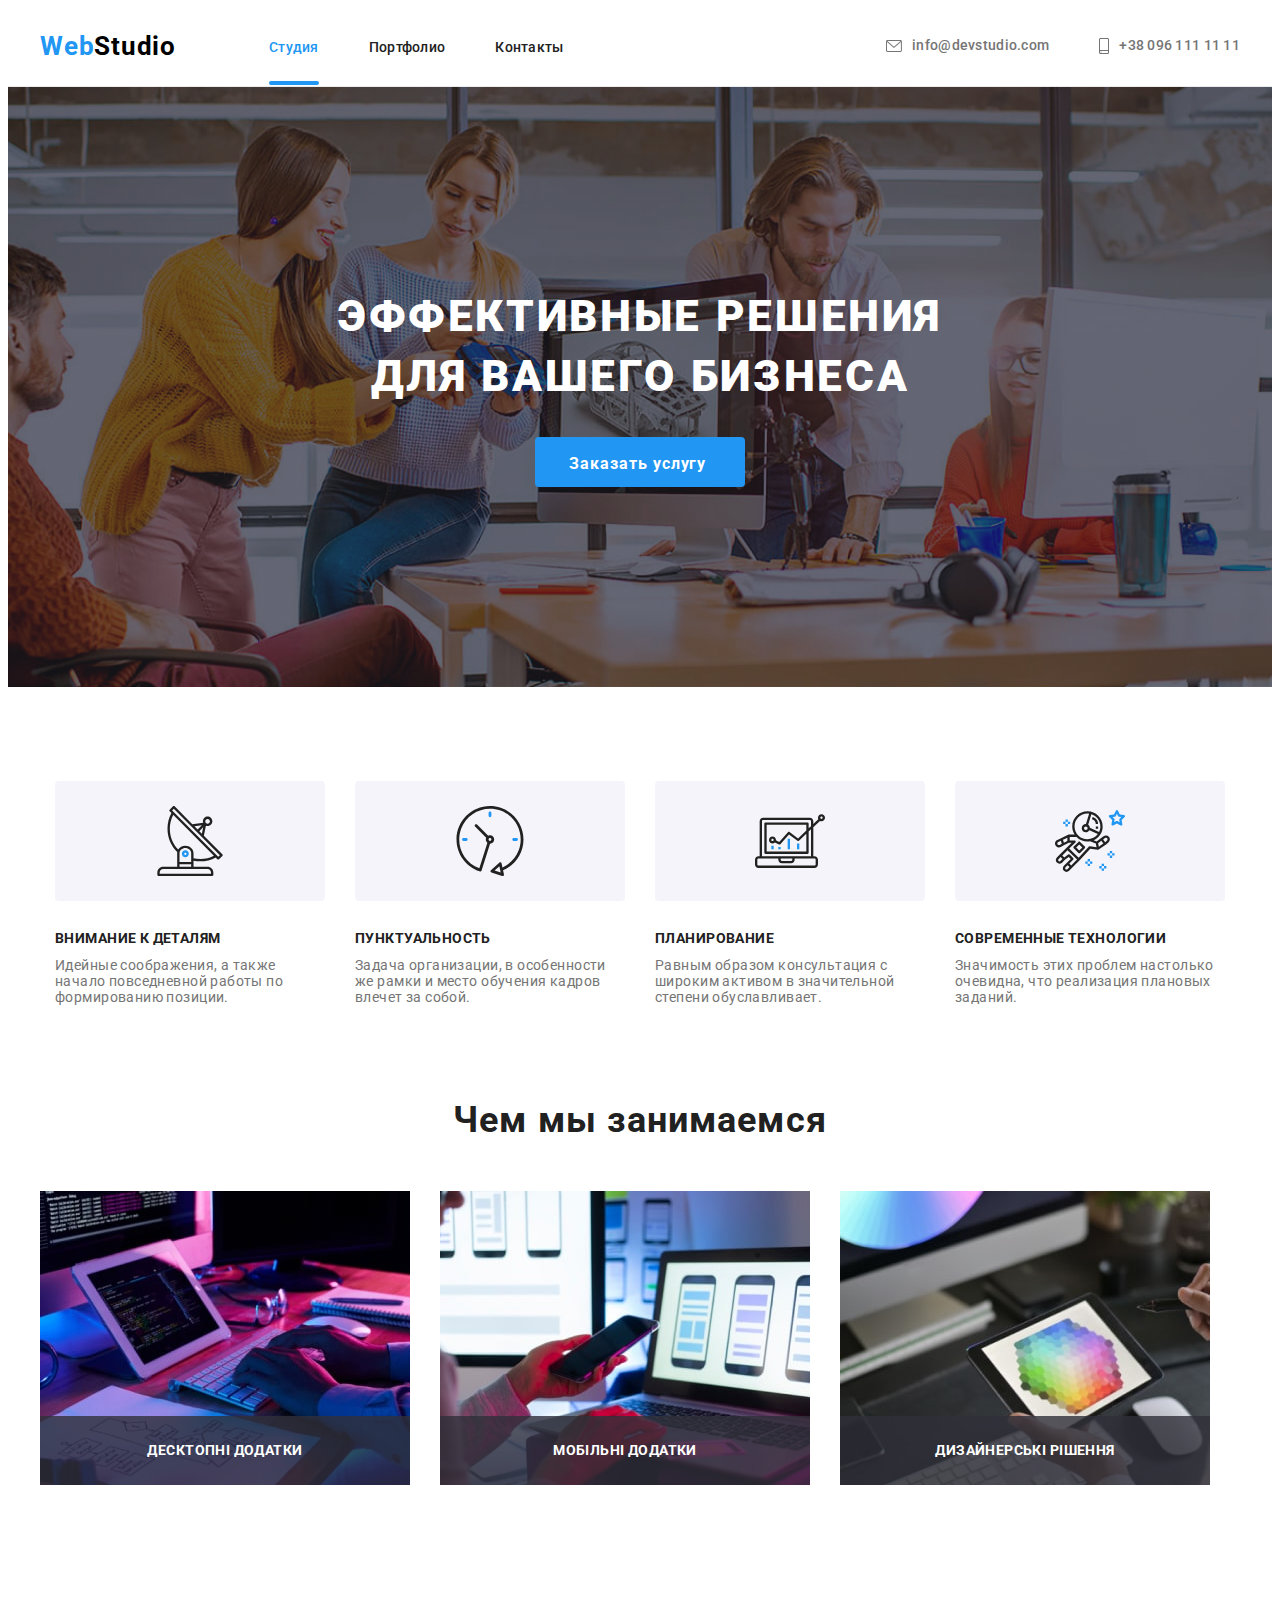
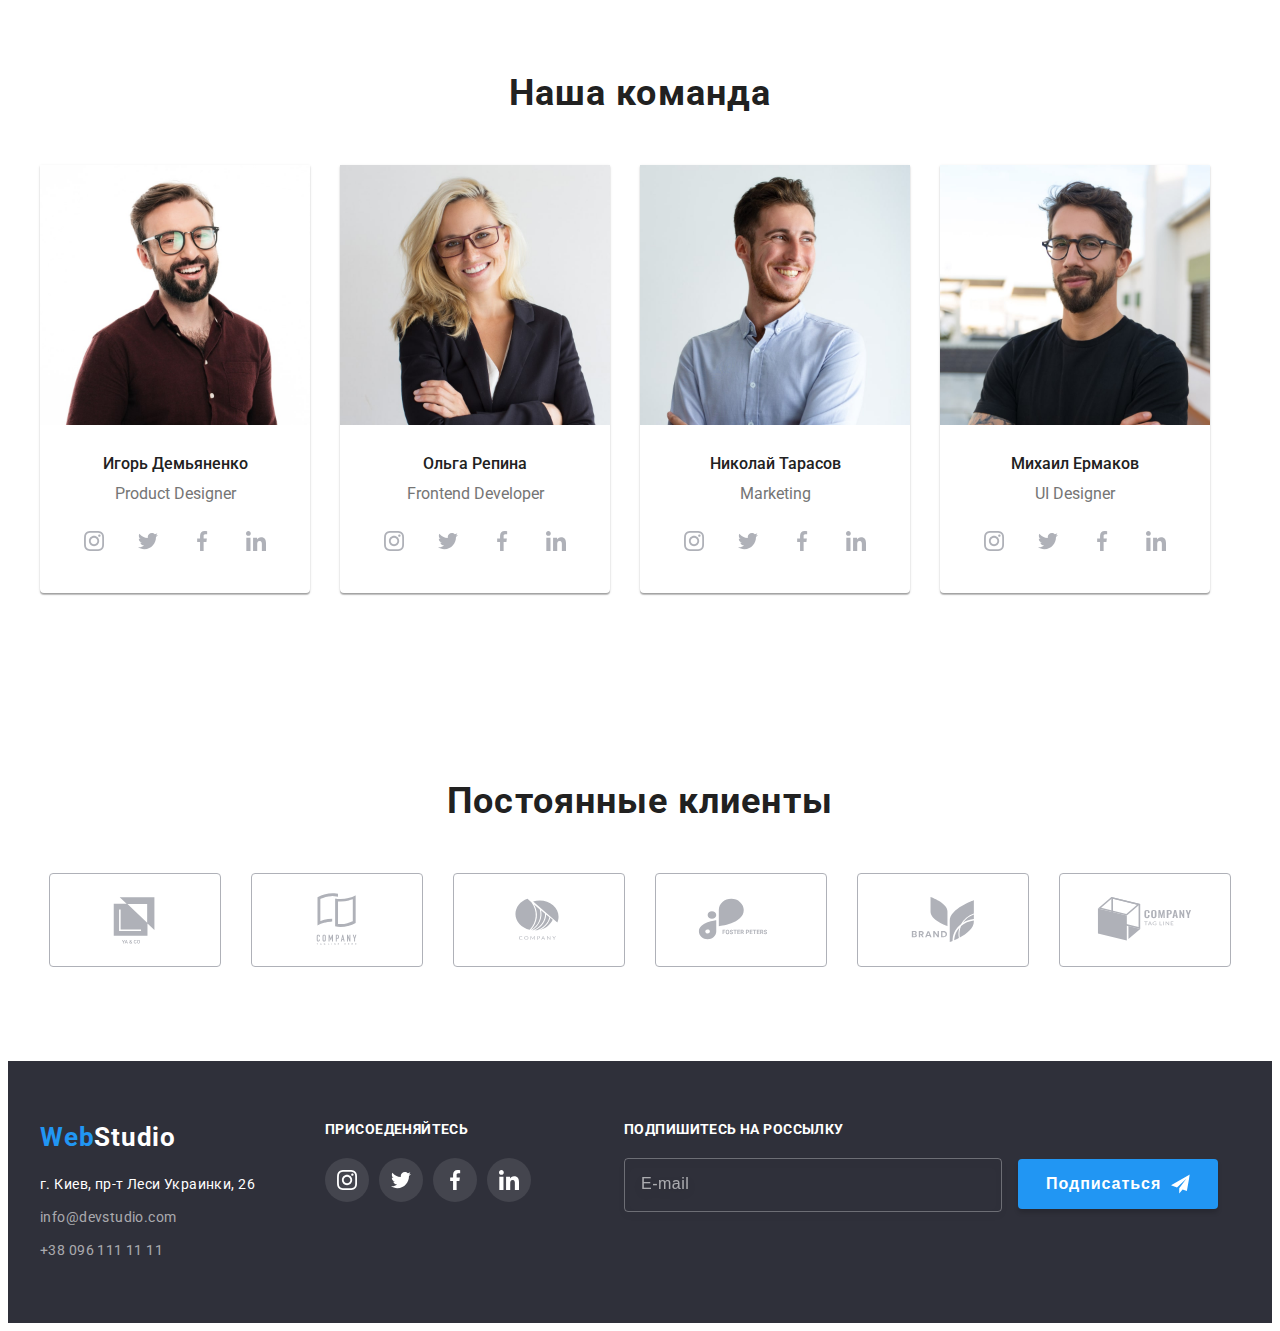
<file: index.html>
<!DOCTYPE html>
<html lang="ru">
	<head>
		<meta charset="UTF-8" />
		<meta http-equiv="X-UA-Compatible" content="IE=edge" />
		<meta name="viewport" content="width=device-width, initial-scale=1.0" />
		<title>webstudio</title>
			<link rel="preconnect" href="https://fonts.googleapis.com" />
		<link rel="preconnect" href="https://fonts.gstatic.com" crossorigin />
		<link
			href="https://fonts.googleapis.com/css2?family=Montserrat:wght@400;700&family=Raleway&family=Roboto:wght@400;500;700;900&display=swap"
			rel="stylesheet"
		/>
		<link rel="stylesheet" href="https://cdnjs.cloudflare.com/ajax/libs/modern-normalize/1.1.0/modern-normalize.min.css" integrity="sha512-wpPYUAdjBVSE4KJnH1VR1HeZfpl1ub8YT/NKx4PuQ5NmX2tKuGu6U/JRp5y+Y8XG2tV+wKQpNHVUX03MfMFn9Q==" crossorigin="anonymous" referrerpolicy="no-referrer" />
		<link rel="stylesheet" href="./css/styles.css" />
	</head>
	<body class="page">
		<!--шапка с лого-->
		<header class="header">
			<div class="container">
				<nav class="header-nav">
					<a href="index.html" class="logo">Web<span class="header-logo">Studio</span></a>
				<ul class="header-list list">
					<li class="header-item"><a href="./index.html" class="link current deco">Студия</a></li>
					<li class="header-item"><a href="./portfolio.html" class="link deco">Портфолио</a></li>
					<li class="header-item"><a href="" class="link deco">Контакты</a></li>
				</ul>
				</nav>
			<ul class="nav-adress list">
				<li class="nav-adress-item"><a href="mailto:info@devstudio.com" class="header-mail deco"><svg class="envelope" width="16" height="12"><use href="./images/symbol-defs.svg#icon-envelope"></use></svg> info@devstudio.com </a></li>
				<li class="nav-adress-item"><a href="tel:+380961111111" class="header-tel deco"><svg class="smartphone" width="10" height="16"><use href="./images/symbol-defs.svg#icon-smartphone"></use></svg>+38 096 111 11 11</a></li>
			</ul>
		</div>
		</header>
		<main>
			<section class="hero">
				<div class="container">
						<h1 class="hero-title">Эффективные решения для вашего бизнеса</h1>
					<button type="button" class="hero-button" data-modal-open>Заказать услугу</button>
				</div>
			</section>
			<section class="section our-principles">
				<div class="container">
					<h2 class=" visually-hidden section-title">Наши принципы</h2>
				<ul class="principles list">
					<li class="principles-item">
						<div class="principles-card"><svg class="princples-icon" width="70" height="70"><use href="./images/symbol-defs.svg#icon-antenna"></use></svg></div>
						<h3 class="principles-title">Внимание к деталям</h3>
						<p class="after-title">Идейные соображения, а также начало повседневной работы по формированию позиции.</p>
					</li>
					<li class="principles-item">
						<div class="principles-card"><svg class="princples-icon" width="70" height="70"><use href="./images/symbol-defs.svg#icon-clock"></use></svg></div>
						<h3 class="principles-title">Пунктуальность</h3>
						<p class="after-title">Задача организации, в особенности же рамки и место обучения кадров влечет за собой.</p>
					</li>
					<li class="principles-item">
						<div class="principles-card"><svg class="princples-icon" width="70" height="70"><use href="./images/symbol-defs.svg#icon-diagram"></use></svg></div>
						<h3 class="principles-title">Планирование</h3>
						<p class="after-title">Равным образом консультация с широким активом в значительной степени обуславливает.</p>
					</li>
					<li class="principles-item">
						<div class="principles-card"><svg class="princples-icon" width="70" height="70"><use href="./images/symbol-defs.svg#icon-astronaut"></use></svg></div>
						<h3 class="principles-title">Современные технологии</h3>
						<p class="after-title">Значимость этих проблем настолько очевидна, что реализация плановых заданий.</p>
					</li>
				</ul>
				</div>
			</section>
			<section class="section what-we-do">
				<div class="container">
					<h2 class="section-title">Чем мы занимаемся</h2>
				<ul class="gallery-list list">
					<li class="gallery-item">
						<img src="./images/foto-build-html-min.jpg" alt="фото c процессом верстки html" width="370" />
						<p class="gallery-item-text">Десктопні додатки</p>
					</li>
					<li class="gallery-item">
						<img src="./images/foto-build-react-vers-min.jpg" alt="фото c процессом адаптивной верстки" width="370" />
						<p class="gallery-item-text">Мобільні додатки</p>
					</li>
					<li class="gallery-item">
						<img src="./images/foto-build-design-min.jpg" alt="фото c процессом стилизации" width="370" />
						<p class="gallery-item-text">Дизайнерські рішення</p>
					</li>
				</ul>
				</div>
			</section>
			<section class="section">
				<div class="container">
					<h2 class="section-title">Наша команда</h2>
				<ul class="team-list list">
					<li class="team-list-item">
						<img src="./images/product-designer.jpg" alt="фото Игоря Демьяненко" width="270" />
						<h3 class="team-name">Игорь Демьяненко</h3>
						<p class="position">Product Designer</p>
						<ul class="team-socials list">
							<li class="team-socials-item"><a href="" class="team-socials-link link"><svg class="team-socials-icon" width="20" height="20"><use href="./images/symbol-defs.svg#icon-instagram"></use></svg></a></li>
							<li class="team-socials-item"><a href="" class="team-socials-link link"><svg class="team-socials-icon" width="20" height="20"><use href="./images/symbol-defs.svg#icon-twitter"></use></svg></a></li>
							<li class="team-socials-item"><a href="" class="team-socials-link link"><svg class="team-socials-icon" width="20" height="20"><use href="./images/symbol-defs.svg#icon-facebook"></use></svg></a></li>
							<li class="team-socials-item"><a href="" class="team-socials-link link"><svg class="team-socials-icon" width="20" height="20"><use href="./images/symbol-defs.svg#icon-linkedin"></use></svg></a></li>
						</ul>
						
					</li>
					<li class="team-list-item">
						<img src="./images/frontend-developer.jpg" alt="фото Ольги Репиной " width="270" />
						<h3 class="team-name">Ольга Репина</h3>
						<p class="position">Frontend Developer</p>
						<ul class="team-socials list">
							<li class="team-socials-item"><a href="" class="team-socials-link link"><svg class="team-socials-icon" width="20" height="20"><use href="./images/symbol-defs.svg#icon-instagram"></use></svg></a></li>
							<li class="team-socials-item"><a href="" class="team-socials-link link"><svg class="team-socials-icon" width="20" height="20"><use href="./images/symbol-defs.svg#icon-twitter"></use></svg></a></li>
							<li class="team-socials-item"><a href="" class="team-socials-link link"><svg class="team-socials-icon" width="20" height="20"><use href="./images/symbol-defs.svg#icon-facebook"></use></svg></a></li>
							<li class="team-socials-item"><a href="" class="team-socials-link link"><svg class="team-socials-icon" width="20" height="20"><use href="./images/symbol-defs.svg#icon-linkedin"></use></svg></a></li>
						</ul>
					</li>
					<li class="team-list-item">
						<img src="./images/marketing.jpg" alt="фото Николая Тарасова" width="270" />
						<h3 class="team-name">Николай Тарасов</h3>
						<p class="position">Marketing</p>
						<ul class="team-socials list">
							<li class="team-socials-item"><a href="" class="team-socials-link link"><svg class="team-socials-icon" width="20" height="20"><use href="./images/symbol-defs.svg#icon-instagram"></use></svg></a></li>
							<li class="team-socials-item"><a href="" class="team-socials-link link"><svg class="team-socials-icon" width="20" height="20"><use href="./images/symbol-defs.svg#icon-twitter"></use></svg></a></li>
							<li class="team-socials-item"><a href="" class="team-socials-link link"><svg class="team-socials-icon" width="20" height="20"><use href="./images/symbol-defs.svg#icon-facebook"></use></svg></a></li>
							<li class="team-socials-item"><a href="" class="team-socials-link link"><svg class="team-socials-icon" width="20" height="20"><use href="./images/symbol-defs.svg#icon-linkedin"></use></svg></a></li>
						</ul>
					</li>
					<li class="team-list-item">
						<img src="./images/ui-designer.jpg" alt="фото Михаила Ермакова " width="270" />
						<h3 class="team-name">Михаил Ермаков</h3>
						<p class="position">UI Designer</p>
						<ul class="team-socials list">
							<li class="team-socials-item"><a href="" class="team-socials-link link"><svg class="team-socials-icon" width="20" height="20"><use href="./images/symbol-defs.svg#icon-instagram"></use></svg></a></li>
							<li class="team-socials-item"><a href="" class="team-socials-link link"><svg class="team-socials-icon" width="20" height="20"><use href="./images/symbol-defs.svg#icon-twitter"></use></svg></a></li>
							<li class="team-socials-item"><a href="" class="team-socials-link link"><svg class="team-socials-icon" width="20" height="20"><use href="./images/symbol-defs.svg#icon-facebook"></use></svg></a></li>
							<li class="team-socials-item"><a href="" class="team-socials-link link"><svg class="team-socials-icon" width="20" height="20"><use href="./images/symbol-defs.svg#icon-linkedin"></use></svg></a></li>
						</ul>
					</li>
				</ul>
			</div>
			</section>
			<section class="section">
				<div class="container">
					<h2 class="section-title">Постоянные клиенты</h2>
					<ul class=" clints list">
						<li class="clints-item"><a href="" class="clints-link">
							<svg class="clints-icon" width="106" height="60">
								<use href="./images/symbol-defs.svg#icon-yaco"></use>
							</svg>
						</a></li>
						<li class="clints-item"><a href="" class="clints-link">
							<svg class="clints-icon" width="106" height="60">
								<use href="./images/symbol-defs.svg#icon-taglinehere"></use>
							</svg>
						</a></li>
						<li class="clints-item"><a href="" class="clints-link">
							<svg class="clints-icon" width="106" height="60">
								<use href="./images/symbol-defs.svg#icon-company"></use>
							</svg>
						</a></li>
						<li class="clints-item"><a href="" class="clints-link">
							<svg class="clints-icon" width="106" height="60">
								<use href="./images/symbol-defs.svg#icon-fosterpeters"></use>
							</svg>
						</a></li>
						<li class="clints-item"><a href="" class="clints-link">
							<svg class="clints-icon" width="106" height="60">
								<use href="./images/symbol-defs.svg#icon-brand"></use>
							</svg>
						</a></li>
						<li class="clints-item"><a href="" class="clints-link">
							<svg class="clints-icon" width="106" height="60">
								<use href="./images/symbol-defs.svg#icon-companytagline"></use>
							</svg>
						</a></li>
					</ul>
				</div>
			</section>
		</main>
		<footer class="footer">
			<div class="container footer-container">
				<div class="contacts-wrap">
					<a href="index.html" class="f-logo">Web<span class="footer-logo">Studio</span></a>	
					<address class="contacts">
						<ul class="adress-list list">
							<li class="adress-item">
								<a
									class="map-item deco"
									href="https://goo.gl/maps/CbH2cNaNopXVoWjF8"
									target="_blank"
									rel="noopener noreferrer nofollow"
								>
									г. Киев, пр-т Леси Украинки, 26
								</a>
							</li>
							<li class="adress-item ">
								<a 	href="mailto:info@devstudio.com" class="mail-item deco">info@devstudio.com</a>
							</li>
							<li class="adress-item">
								<a  href="tel:+380961111111" class="tel-item deco">+38 096 111 11 11</a>
							</li>
						</ul>
					</address>
				</div>
				<div class="social-wrap">
					<h3 class="invitation">ПРИСОЕДЕНЯЙТЕСЬ</h3>
					<ul class="social-list list">
						<li class="social-list-item"><a href="" class="social-list-link">
							<svg class="social-list-icon" width="20" height="20">
								<use href="./images/symbol-defs.svg#icon-instagram"></use>
							</svg>
						</a></li>
						<li class="social-list-item"><a href="" class="social-list-link">
							<svg class="social-list-icon" width="20" height="20">
								<use href="./images/symbol-defs.svg#icon-twitter"></use>
							</svg>
						</a></li> 
						<li class="social-list-item"><a href="" class="social-list-link">
							<svg class="social-list-icon" width="20" height="20">
								<use href="./images/symbol-defs.svg#icon-facebook"></use>
							</svg>
						</a></li>
						<li class="social-list-item"><a href="" class="social-list-link">
							<svg class="social-list-icon" width="20" height="20">
								<use href="./images/symbol-defs.svg#icon-linkedin"></use>
							</svg>
						</a></li>
					</ul>
				</div>
				<div class="subscribe-us">
				<h3 class="subscribe-title">ПОДПИШИТЕСЬ НА РОССЫЛКУ</h3>
				<form class="subscribe-form">
					
						<input type="email" class="subscribe-input" 
						name="user-mail" required placeholder="E-mail">
						<button class="subscribe-btn" type="submit">Подписаться
						<svg class="send-icon" width="24" height="24"><use href="./images/symbol-defs.svg#icon-icon-send"></use></svg></button>
					
				</form>
			</div>
			</div>
		</footer>
		<div class="backdrop is-hidden" data-modal>
			<div class="modal">
				<button type="button" class="modal-close" data-modal-close><svg class="modal-close-icon" width="18" height="18"><use href="./images/symbol-defs.svg#icon-close-btn"></use></svg></button>
				<p class="modal-title">Оставьте свои данные, мы вам передзвоним</p>
				<form class="modal-form">
					<div class="modal-field">
						<label class="input-label" for="user-name">Имя</label>
						<div class="input-wrap">
							<input type="text" 
							class="modal-input" name="user-name" 
							required  id="user-name"
						>
						<svg class="input-icon" width="18" height="18">
							<use class="" href="./images/symbol-defs.svg#icon-person-black"></use>
						</svg>
						</div>
					</div>
					<div class="modal-field">
						<label class="input-label" for="user-tel">Телефон</label>
						<div class="input-wrap">
							<input type="tel"
							class="modal-input" name="user-tel" 
							required  id="user-tel"
						>
						<svg class="input-icon" width="18" height="18">
							<use class="" href="./images/symbol-defs.svg#icon-phone-black"></use>
						</svg>
						</div>
					</div>
					<div class="modal-field">
						<label class="input-label" for="user-mail">Почта</label>
						<div class="input-wrap">
							<input type="email" 
							class="modal-input" name="user-mail" 
							required  id="user-mail"
							>
						<svg class="input-icon" width="18" height="18">
							<use class="" href="./images/symbol-defs.svg#icon-email-black"></use>
						</svg>
						</div>
					</div>
					<div class="modal-field">
					<label class="input-label" for="user-text">Комментарий</label>
					<textarea class="comment" 
						id="user-text" name="user-text" 
						placeholder="Введіть текст"></textarea>
					</div>
					<div class="policy">
						<input type="checkbox" name="webstudio-policy" 
							class="check-mod visually-hidden" id="webstudio-policy" 
							value="true">
							<label class="check-text" for="webstudio-policy">
							<span>
								<svg class="check-icon" width="13" height="10">
									<use class="" href="./images/symbol-defs.svg#icon-check"></use>
								</svg>
							</span>Согласен с рассылкой и принимаю <a href="" class="policy-rule">Условия договора</a></label>
					</div>
					<button class="submit-button" type="submit">Отправить</button>
					
				</form>
			</div>
		</div>
		<script src="./js/modal.js"></script>
	</body>
</html>
</file>
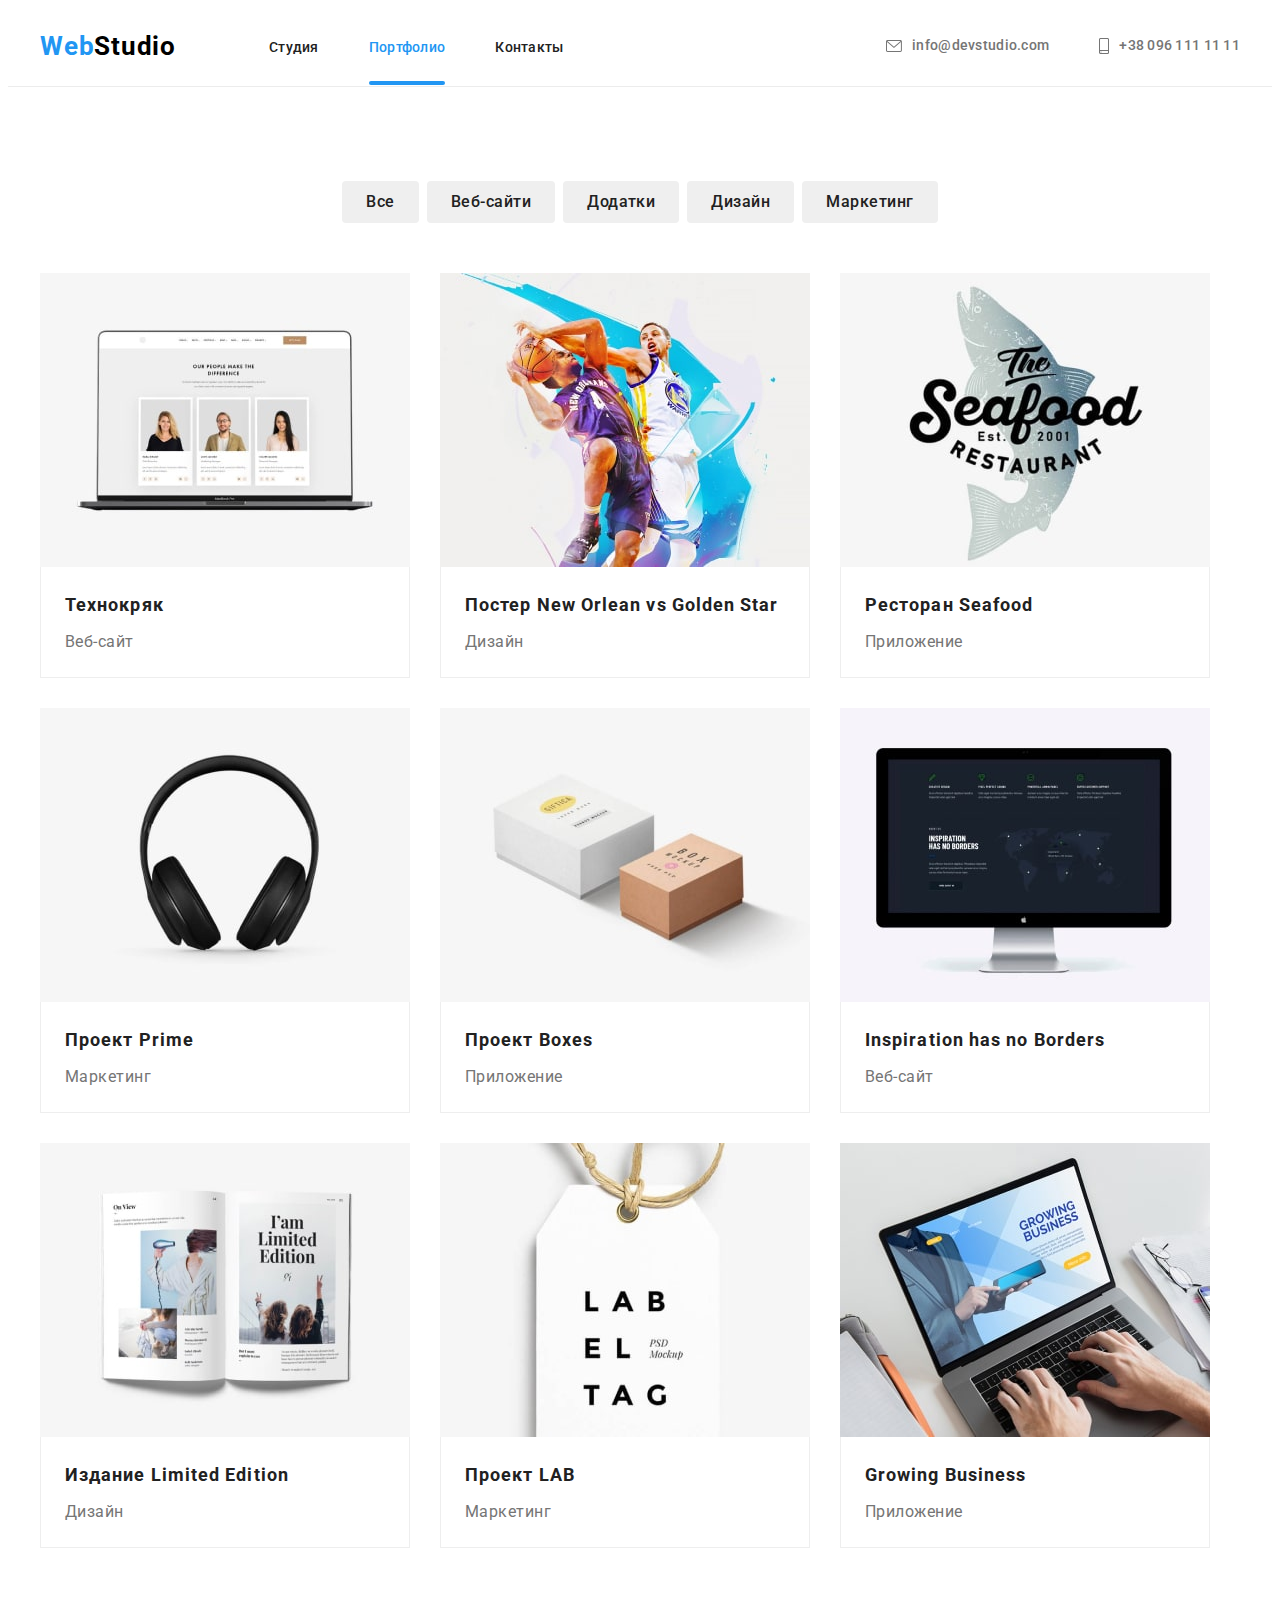
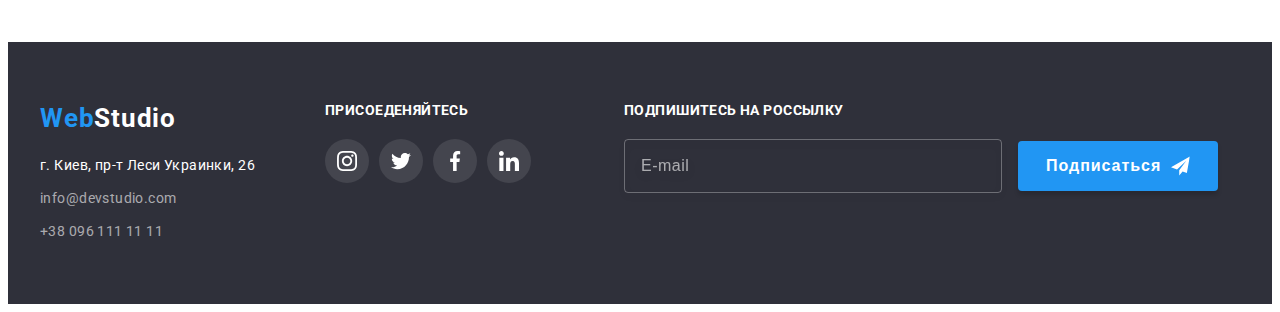
<file: portfolio.html>
<!DOCTYPE html>
<html lang="ru">
	<head>
		<meta charset="UTF-8" />
		<meta http-equiv="X-UA-Compatible" content="IE=edge" />
		<meta name="viewport" content="width=device-width, initial-scale=1.0" />
		<title>webstudio</title>
		<link rel="preconnect" href="https://fonts.googleapis.com" />
		<link rel="preconnect" href="https://fonts.gstatic.com" crossorigin />
		<link
			href="https://fonts.googleapis.com/css2?family=Montserrat:wght@400;700&family=Raleway&family=Roboto:wght@400;500;700;900&display=swap"
			rel="stylesheet"
		/>
		<link rel="stylesheet" href="https://cdnjs.cloudflare.com/ajax/libs/modern-normalize/1.1.0/modern-normalize.min.css" integrity="sha512-wpPYUAdjBVSE4KJnH1VR1HeZfpl1ub8YT/NKx4PuQ5NmX2tKuGu6U/JRp5y+Y8XG2tV+wKQpNHVUX03MfMFn9Q==" crossorigin="anonymous" referrerpolicy="no-referrer" />
		<link rel="stylesheet" href="./css/styles.css" />
	</head>
	<body class="page">
		<!--шапка с лого-->
		<header class="header">
			<div class="container">
				<nav class="header-nav">
					<a href="index.html" class="logo">Web<span class="header-logo">Studio</span></a>
				<ul class="header-list list">
					<li class="header-item"><a href="./index.html" class="link deco">Студия</a></li>
					<li class="header-item"><a href="./portfolio.html" class="link current deco">Портфолио</a></li>
					<li class="header-item"><a href="" class="link deco">Контакты</a></li>
				</ul>
				</nav>
				<ul class="nav-adress list">
					<li class="nav-adress-item"><a href="mailto:info@devstudio.com" class="header-mail deco"><svg class="envelope" width="16" height="12"><use href="./images/symbol-defs.svg#icon-envelope"></use></svg> info@devstudio.com </a></li>
					<li class="nav-adress-item"><a href="tel:+380961111111" class="header-tel deco"><svg class="smartphone" width="10" height="16"><use href="./images/symbol-defs.svg#icon-smartphone"></use></svg>+38 096 111 11 11</a></li>
				</ul>
		</div>
		</header>
		<main>
			<section class="section">
				<div class="container">
					<h1 class="visually-hidden">Портфолио</h1>
				<h2 class="visually-hidden">Наши работы</h2>
					<ul class="filtre-list list">
						<li class="filtre-item"><button type="button" class="button">Все</button></li>
						<li class="filtre-item"><button type="button" class="button">Веб-сайти</button></li>
						<li class="filtre-item"><button type="button" class="button">Додатки</button></li>
						<li class="filtre-item"><button type="button" class="button">Дизайн</button></li>
						<li class="filtre-item"><button type="button" class="button">Маркетинг</button></li>
					</ul>
				<ul class="examples-list list">
					<li class="examples-list-item"><a href="" class="examples-list-link deco">
						<div class="portfolio-wrap">
							<img src="./images/tehnocryak-min.jpg" alt="фото проекта технокряк" width="370" />
							<p class="portfolio-top-text">Ресурс пропонує комплексні пропозиції з різним рівнем функціоналу та сервісів. Все це дозволить відвідувачу отримати вичерпні відомості про компанію чи приватну особу.</p>
						</div>
						<div class="card-name">
						<h3 class="example-name">Технокряк</h3>
						<p class="filtre-name">Веб-сайт</p>
						</div>
					</a>
					
					</li>
					<li class="examples-list-item"><a href="" class="examples-list-link deco">
						<div class="portfolio-wrap">
							<img src="./images/basket-min.jpg" alt="фото проекта технокряк" width="370" />
							<p class="portfolio-top-text">Ресурс пропонує комплексні пропозиції з різним рівнем функціоналу та сервісів. Все це дозволить відвідувачу отримати вичерпні відомості про компанію чи приватну особу.</p>
						</div>
						<div class="card-name">
						<h3 class="example-name">Постер New Orlean vs Golden Star</h3>
						<p class="filtre-name">Дизайн</p>
						</div>
						
					</a>
						
					</li>
					<li class="examples-list-item"><a href="" class="examples-list-link deco">
						<div class="portfolio-wrap">
							<img src="./images/seafood-rest-min.jpg" alt="фото проекта технокряк" width="370" />
							<p class="portfolio-top-text">Ресурс пропонує комплексні пропозиції з різним рівнем функціоналу та сервісів. Все це дозволить відвідувачу отримати вичерпні відомості про компанію чи приватну особу.</p>
						</div>
						<div class="card-name">
						<h3 class="example-name">Ресторан Seafood</h3>
						<p class="filtre-name">Приложение</p>
						</div>
					</a>
						
					</li>
					<li class="examples-list-item"><a href="" class="examples-list-link deco">
						<div class="portfolio-wrap">
							<img src="./images/project-prime-min.jpg" alt="фото проекта технокряк" width="370" />
							<p class="portfolio-top-text">Ресурс пропонує комплексні пропозиції з різним рівнем функціоналу та сервісів. Все це дозволить відвідувачу отримати вичерпні відомості про компанію чи приватну особу.</p>
						</div>
						<div class="card-name">
						<h3 class="example-name">Проект Prime</h3>
						<p class="filtre-name">Маркетинг</p>
						</div>
					</a>
					
					</li>
					<li class="examples-list-item"><a href="" class="examples-list-link deco">
						<div class="portfolio-wrap">
							<img src="./images/project-boxes-min.jpg" alt="фото проекта технокряк" width="370" />
							<p class="portfolio-top-text">Ресурс пропонує комплексні пропозиції з різним рівнем функціоналу та сервісів. Все це дозволить відвідувачу отримати вичерпні відомості про компанію чи приватну особу.</p>
						</div>
						<div class="card-name">
						<h3 class="example-name">Проект Boxes</h3>
						<p class="filtre-name">Приложение</p>
						</div>
					</a>
					
					</li>
					<li class="examples-list-item"><a href="" class="examples-list-link deco">
						<div class="portfolio-wrap">
							<img src="./images/websiete-insp-no-borders-min.jpg" alt="фото проекта технокряк" width="370" />
							<p class="portfolio-top-text">Ресурс пропонує комплексні пропозиції з різним рівнем функціоналу та сервісів. Все це дозволить відвідувачу отримати вичерпні відомості про компанію чи приватну особу.</p>
						</div>
						<div class="card-name">
						<h3 class="example-name">Inspiration has no Borders</h3>
						<p class="filtre-name">Веб-сайт</p>
						</div>
					</a>
						
					</li>
					<li class="examples-list-item"><a href="" class="examples-list-link deco">
						<div class="portfolio-wrap">
							<img src="./images/ltd-min.jpg" alt="фото проекта технокряк" width="370" />
							<p class="portfolio-top-text">Ресурс пропонує комплексні пропозиції з різним рівнем функціоналу та сервісів. Все це дозволить відвідувачу отримати вичерпні відомості про компанію чи приватну особу.</p>
						</div>
						<div class="card-name">
						<h3 class="example-name">Издание Limited Edition</h3>
						<p class="filtre-name">Дизайн</p>
						</div>
					</a>
						
					</li>
					<li class="examples-list-item"><a href="" class="examples-list-link deco">
						<div class="portfolio-wrap">
							<img src="./images/project-lab-min.jpg" alt="фото проекта технокряк" width="370" />
							<p class="portfolio-top-text">Ресурс пропонує комплексні пропозиції з різним рівнем функціоналу та сервісів. Все це дозволить відвідувачу отримати вичерпні відомості про компанію чи приватну особу.</p>
						</div>
						<div class="card-name">
						<h3 class="example-name">Проект LAB</h3>
						<p class="filtre-name">Маркетинг</p>
						</div>
					</a>
						
					</li>
					<li class="examples-list-item"><a href="" class="examples-list-link deco">
						<div class="portfolio-wrap">
							<img src="./images/grow-biss-app-min.jpg" alt="фото проекта технокряк" width="370" />
							<p class="portfolio-top-text">Ресурс пропонує комплексні пропозиції з різним рівнем функціоналу та сервісів. Все це дозволить відвідувачу отримати вичерпні відомості про компанію чи приватну особу.</p>
						</div>
						<div class="card-name">
						<h3 class="example-name">Growing Business</h3>
						<p class="filtre-name">Приложение</p>
						</div>
					</a>
						
					</li>
				</ul>
				</div>
			</section>
		</main>
		<footer class="footer">
			<div class="container footer-container">
				<div class="contacts-wrap">
					<a href="index.html" class="f-logo">Web<span class="footer-logo">Studio</span></a>	
					<address class="contacts">
						<ul class="adress-list list">
							<li class="adress-item">
								<a
									class="map-item deco"
									href="https://goo.gl/maps/CbH2cNaNopXVoWjF8"
									target="_blank"
									rel="noopener noreferrer nofollow"
								>
									г. Киев, пр-т Леси Украинки, 26
								</a>
							</li>
							<li class="adress-item ">
								<a 	href="mailto:info@devstudio.com" class="mail-item deco">info@devstudio.com</a>
							</li>
							<li class="adress-item">
								<a  href="tel:+380961111111" class="tel-item deco">+38 096 111 11 11</a>
							</li>
						</ul>
					</address>
				</div>
				<div class="social-wrap">
					<h3 class="invitation">ПРИСОЕДЕНЯЙТЕСЬ</h3>
					<ul class="social-list list">
						<li class="social-list-item"><a href="" class="social-list-link">
							<svg class="social-list-icon" width="20" height="20">
								<use href="./images/symbol-defs.svg#icon-instagram"></use>
							</svg>
						</a></li>
						<li class="social-list-item"><a href="" class="social-list-link">
							<svg class="social-list-icon" width="20" height="20">
								<use href="./images/symbol-defs.svg#icon-twitter"></use>
							</svg>
						</a></li> 
						<li class="social-list-item"><a href="" class="social-list-link">
							<svg class="social-list-icon" width="20" height="20">
								<use href="./images/symbol-defs.svg#icon-facebook"></use>
							</svg>
						</a></li>
						<li class="social-list-item"><a href="" class="social-list-link">
							<svg class="social-list-icon" width="20" height="20">
								<use href="./images/symbol-defs.svg#icon-linkedin"></use>
							</svg>
						</a></li>
					</ul>
				</div>
				<div class="subscribe-us">
					<h3 class="subscribe-title">ПОДПИШИТЕСЬ НА РОССЫЛКУ</h3>
					<form class="subscribe-form">
						
							<input type="email" class="subscribe-input" 
							name="user-mail" required placeholder="E-mail">
							<button class="subscribe-btn" type="submit">Подписаться
							<svg class="send-icon" width="24" height="24"><use href="./images/symbol-defs.svg#icon-icon-send"></use></svg></button>
						
					</form>
				</div>
			</div>
		</footer>
	</body>
</html>
</file>
<file: css/styles.css>
/* ------------utitlits------------------ */
:root {
	--primary-text-color: #757575;
	--title-text-color: #212121;
	--accent-text-color: #2196f3;
    --black-color:#000000;
    --wighte-color: #ffffff;
    --background-btn-color:#F5F4FA;
    --contacts-color:rgba(255, 255, 255, 0.6);
    --hero-and-footer-background-color:#2F303A;
    --card-border-color:#EEEEEE;
    --header-border-color: #ECECEC;
    --social-icon-color: #AFB1B8;
    --clints-borderandcompany-color:#AFB1B8;
    --background-princples-color:#F5F4FA;
    --icon-footer-background-color:rgba(255, 255, 255, 0.1);
    --animation-rule: 250ms cubic-bezier(0.4, 0, 0.2, 1);


}
p, h1, h2, h3, h4, h5, h6{
    margin: 0;

}
ul{
    margin:0;
    padding-left: 0 ;
}
body {
	font-family:Roboto, sans-serif;
    color:var(--primary-text-color);
	background-color: var(--wighte-color);
}
img{display: block; max-width: 100%; height: auto;}

.list {
	list-style: none;
}
.deco{
    text-decoration: none;
}
.container {

    max-width: 1200px;
    margin-right:auto;
    margin-left:auto;
    padding-left: 15px;
    padding-right: 15px;
    
}
.section{
    padding-top: 94px;
    padding-bottom: 94px;

}

.is-hidden{
    opacity: 0;
    visibility: 0;
    pointer-events: none;
}

/* --------------heder--------------------------------------------------------------- */
.logo {
    color:var(--accent-text-color);
    font-style: normal;
    font-weight: 700;
    font-size: 26px;
    line-height: 1,19;
    letter-spacing: 0.03em;
    text-decoration: none;
    /* HW3 */
    margin-right: 93px;
    }
.header-logo{color:var(--black-color)}

.header{

    padding-top: 23px;
    padding-bottom: 25px;
    border-bottom: 1px solid var(--header-border-color);
}

.header-nav{    
    display: flex;   
    align-items: center;
}

.header .container
{
    display: flex;
    align-items: center;
}

.header-list 
{display:flex; gap:50px;}

.link {
	color:var(--title-text-color);
    font-weight: 500;
    font-size: 14px;
    line-height: 1.14;
    letter-spacing: 0.02em;
    transition: color var(--animation-rule);
}
.link:hover,
.link:focus {
	color: var(--accent-text-color);
    outline:none;
}
.visually-hidden {
    position: absolute;
    white-space: nowrap;
    width: 1px;
    height: 1px;
    overflow: hidden;
    border: 0;
    padding: 0;
    clip: rect(0 0 0 0);
    clip-path: inset(50%);
    margin: -1px;}

.header-item .link.current{

    color:var(--accent-text-color);

}
.current
{
position: relative;
}
.current::after {
position: absolute;
content: '';
width: 100%;
height: 4px;
border-radius: 2px;
background-color: var(--accent-text-color);
left: 0;
bottom: -30px;


}

.header-mail, .header-tel{
color: var(--primary-text-color);
font-weight: 500;
font-size: 14px;
line-height: 1.14;
letter-spacing: 0.02em;
display: flex;
align-items: center;
transition: color var(--animation-rule);
}
.nav-adress{
    margin-left: auto;
    display: flex;
    gap: 50px;
}

.nav-adress-item
{ display: flex;
    align-items: center;
    justify-content: center;    
}

.envelope{ 
    margin-right: 10px;
    fill: currentColor;
    transition: fill var(--animation-rule);
}

.smartphone{ 
    margin-right: 10px;
    fill: currentColor;
    transition: fill var(--animation-rule);
}

.header-mail:focus, .header-mail:hover{ color:var(--accent-text-color)}
.header-tel:focus, .header-tel:hover{color:var(--accent-text-color)}
.header-mail:hover .envelope{fill: var(--accent-text-color);}
.header-mail:focus .envelope{fill: var(--accent-text-color);}
.header-tel:hover .smartphone{fill: var(--accent-text-color);}
.header-tel:focus .smartphone{fill: var(--accent-text-color);}

/* -------герой--------------------------------------------------------------------------------- */


.hero{
width: 100%;
max-width: 1600px;
margin: 0 auto;
background-color:var(--hero-and-footer-background-color) ;
padding-top: 200px;
padding-bottom: 200px;
background-image:linear-gradient(rgba(47, 48, 58, 0.4),rgba(47, 48, 58, 0.4)),url(../images/bg-image.jpg);
background-repeat: no-repeat;
background-position: center;
background-size: cover;
}
.container {}

.hero-title{
font-weight: 900;
font-size: 44px;
line-height: 1.36;
text-align: center;
letter-spacing: 0.06em;
text-transform: uppercase;
color: var(--wighte-color);
max-width: 100%;
width: 696px;
margin-bottom: 30px;
margin-left: auto;
margin-right: auto;
}

.hero-button
{
    
    cursor: pointer;
    font-family: inherit;
    font-weight: 700;
    font-size: 16px;
    line-height: 1.88;
    display: flex;
    text-align: center;
    letter-spacing: 0.06em;
    color:var(--wighte-color);
    background-color:var(--accent-text-color);
    min-width: 160px;
    width: 210px;
    height: 50px;
    padding:10px 32px;
    margin-left: auto;
    margin-right: auto;
    border-radius: 4px;
    border-color: transparent;
    }
.hero-button:hover .hero-button:focus{}
/* ---------sections--------------------------------------------------------------------- */

.section-title{
    font-weight: 700;
    font-size: 36px;
    line-height: 1.16;
    text-align: center;
    letter-spacing: 0.03em;
    color: var(--title-text-color);
    margin-bottom: 50px;
}

/* ---------principles--------------------------------------------------------------------- */
.principles-title {
font-weight: 700;
font-size: 14px;
line-height: 1.14;
letter-spacing: 0.03em;
text-transform: uppercase;
color: var(--title-text-color);
/* HW3 */
margin-bottom: 10px;
}

.principles {
    display: flex;  
    gap:30px;
    justify-content: center;
}

.principles-item 
{width: 270px;}

.principles-card{
    height: 120px;
    margin-bottom:30px;
    display: flex;
    align-items: center;
    justify-content: center;
    border-radius: 4px;
    background-color:var(--background-princples-color);
}

.section.our-principles{padding-bottom: 0px; }

.after-title{
    font-size: 14px;
    line-height: 1.17;
    letter-spacing: 0.03em;    
}



/* -------------footer----------------------------------------------------------- */
.footer {
    background-color: var(--hero-and-footer-background-color);
    padding-top:61px;
    padding-bottom: 60px;

    
}
.footer-container{display: flex;}
.contacts-wrap{margin-right:70px;}
.social-wrap{
    width: 206px;
    height: 80px;
    margin-right: 93px;
}

.social-list
{
    display: flex;
    gap:10px;
}

.social-list-link{
    width: 44px;
    height: 44px;
    border-radius:50%;
    display: flex;
    align-items: center;
    justify-content: center;
    fill: var(--wighte-color);
    background-color:var(--icon-footer-background-color);
    transition: background-color var(--animation-rule)
}


.social-list-link:hover, .social-list-link:focus
{
    background-color:  var(--accent-text-color);
    outline: none;
}
.invitation{
    font-size: 14px;
    line-height:1.14;
    letter-spacing: 0.03em;
    text-transform: uppercase;
    color: var(--wighte-color);
    margin-bottom: 20px;
}


.footer-logo{
    color:var(--wighte-color);
    margin-right: 0px;
    margin-bottom: 20px;
}

.f-logo{
    color:var(--accent-text-color);
    font-style: normal;
    font-weight: 700;
    font-size: 26px;
    line-height: 1.19;
    letter-spacing: 0.03em;
    text-decoration: none;
    margin-bottom: 20px;
    display: block;

}

.contacts{}

.adress-item {
font-style:normal;
font-weight: 400;
font-size: 14px;
line-height: 1.71;
letter-spacing: 0.03em; 
}

.adress-item:not(:first-child) {margin-top: 9px;}

.map-item { 
    color:var(--wighte-color);
    transition: color var(--animation-rule);
}
.mail-item,.tel-item  {
    color:var(--contacts-color);
    transition: color var(--animation-rule);
}
.map-item:hover, .map-item:focus{color:var(--accent-text-color)}
.mail-item:hover, .mail-item:focus{color:var(--accent-text-color)}
.tel-item:hover, .mtelitem:focus{color:var(--accent-text-color)}

.contacts-wrap{}
.container .footer-continer{display: flex;}


.subscrube-us
{display:flex
}
.subscribe-title
{   
    margin-bottom: 20px;
    font-size: 14px;
    line-height:1.14;
    letter-spacing: 0.03em;
    text-transform: uppercase;
    color: var(--wighte-color);
}

.subscribe-input{
    background-color: transparent;
    width: 358px;
    height: 50px;
    border: 1px solid rgba(255, 255, 255, 0.3);
    filter: drop-shadow(0px 4px 4px rgba(0, 0, 0, 0.15));
    border-radius: 4px;
    margin-right: 12px;
    padding-left: 16px;
    color:var(--contacts-color)
}
.subscribe-input::placeholder{
font-style: normal;
font-weight: 400;
font-size: 16px;
line-height: 1.25;
display: flex;
align-items: center;
letter-spacing: 0.03em;
color:var(--contacts-color)
}
.subscribe-btn
{
cursor: pointer;
width: 200px;
height: 50px;
font-style: normal;
font-weight: 700;
font-size: 16px;
line-height: 1.88;  
letter-spacing: 0.06em;
padding: 10px 28px;
border: none;
color: var(--wighte-color);
background-color:var(--accent-text-color);
box-shadow: 0px 4px 4px rgba(0, 0, 0, 0.15);
border-radius: 4px;
display: inline-flex;
gap: 10px;
align-items: center;
align-self: center;
justify-content: center;
}


/* ---------------portfolio---------------------------------------------------------------- */
.button {  
cursor: pointer;
font-family: inherit;
font-weight: 500;
font-size: 16px;
line-height: 1.62;
text-align: center;
letter-spacing: 0.03em;
color: var(--title-text-color);
padding: 6px 22px;
border-radius: 4px;
border-color: transparent;
transition: 
color var(--animation-rule),
background-color var(--animation-rule),
box-shadow var(--animation-rule); 

}

.button:hover, .button:focus{
    color:var(--wighte-color);
    background-color:var(--accent-text-color);
    box-shadow:
    0px 3px 1px rgba(0, 0, 0, 0.1), 
    0px 1px 2px rgba(0, 0, 0, 0.08), 
    0px 2px 2px rgba(0, 0, 0, 0.12);
}
    
.filtre-list{
    display: flex;
    margin-bottom:50px ;
    gap: 8px;
    justify-content: center;
}
.examples-list{
    display:flex;
    flex-wrap: wrap;
    margin: -15px;
}

.examples-list-item
{
    width: 370px; 
    margin: 15px;
}

.examples-list-link{transition:box-shadow var(--animation-rule);}
.examples-list-link:hover .portfolio-top-text {transform: translateY(0);}
.examples-list-link:hover, .examples-list-link:focus
{
    display: block;
    box-shadow: 
    0px 3px 1px rgba(0, 0, 0, 0.1), 
    0px 1px 2px rgba(0, 0, 0, 0.08), 
    0px 2px 2px rgba(0, 0, 0, 0.12);
}
.portfolio-wrap{
    position: relative;
    overflow: hidden;
}

.portfolio-top-text{
    position: absolute;
    top:0;
    left: 0;
    height: 100%;
    padding: 63px 24px;
    font-weight: 400;
    font-size: 18px;
    line-height: 1.56;  
    letter-spacing: 0.03em;
    color: var(--wighte-color);
    background-color: rgba(33, 150, 243, 0.9);
    transform: translateY(101%); 
    transition: transform var(--animation-rule);
    

}

.example-name {
font-weight: 700;
font-size: 18px;
line-height: 2;
letter-spacing: 0.06em;
color: var(--title-text-color);
margin-bottom: 4px;
}

.filtre-name{
font-size: 16px;
line-height: 1.88;
letter-spacing: 0.03em;
color: var(--primary-text-color);
}
.card-name{
    padding-right:24px;
    padding-bottom:20px ;
    padding-left:24px ;
    background-color: #fff;
    border-left: 1px solid var(--card-border-color);
    border-right: 1px solid var(--card-border-color);
    border-bottom:1px solid var(--card-border-color);
    padding-top: 20px;
}

/* ----------gallery-------------------------------------------------------------- */
.gallery-list{display: flex; gap:30px}
.gallery-item
{   
    position:relative;
    

}
.gallery-item-text{
    display:flex;
    position: absolute;
    /* padding-top: 27px;
    padding-bottom: 27px; */
    bottom: 0; 
    width: 100%;
    height:23.8%;
    font-weight: 700;
    font-size: 14px;
    line-height: 1.14;
    text-align: center;
    align-items: center;
    justify-content: center;
    letter-spacing: 0.03em;
    text-transform: uppercase;
    color: var(--wighte-color);
    background-color: rgba(47, 48, 58, 0.8);   
}

/* ---------------------team --------------------------*/

.team {background-color: var(--background-btn-color);}
.team-list {display: flex;   gap: 30px;}

.team-name {
    font-weight: 500;
    font-size: 16px;
    line-height: 1.18;
    color: var(--title-text-color);
    margin-bottom: 10px; 
    padding-top: 30px;
}

.team-list-item{
    background-color:var(--wighte-color);
    text-align: center; 
    box-shadow: 
    0px 1px 3px rgba(0, 0, 0, 0.12), 
    0px 1px 1px rgba(0, 0, 0, 0.14), 
    0px 2px 1px rgba(0, 0, 0, 0.2);
    border-radius: 0px 0px 4px 4px;
}

.position {
    font-weight: 400;
    font-size: 16px;
    line-height: 19px;
    margin-bottom: 16px;
    }
.team-socials {
    display: flex;
    justify-content:center;
    gap:10px;
    padding-bottom: 30px;

}
.team-socials-link {
    width: 44px;
    height: 44px;
    border-radius:50%;
    display: flex;
    align-items: center;
    justify-content: center;
    fill: var(--social-icon-color);
    transition: background-color var(--animation-rule), fill var(--animation-rule);
    }

.team-socials-link:hover, .team-socials-link:focus
{background-color:  var(--accent-text-color);
fill: var(--wighte-color)}

/*----------- our-clients --------------------------------------*/

.clints {
    display: flex;
    justify-content:center;
    gap: 30px;

}

.clints-link {
width: 170px;
height: 92px;
display: flex;
align-items: center;
justify-content:center;
border-radius: 4px;
border: 1px solid var(--clints-borderandcompany-color);
transition: border-color var(--animation-rule);
}
.clints-icon {
fill: var(--clints-borderandcompany-color);
transition: fill var(--animation-rule);
}
.clints-link:focus, .clints-link:hover
{border-color: var(--accent-text-color);}
.clints-link:focus .clints-icon
{ fill: var(--accent-text-color);}  
.clints-link:hover .clints-icon
{ fill: var(--accent-text-color);}

/* ---------modal-w--------------------------------------- */
.backdrop
{
    position: fixed;
    width: 100%;
    height: 100%;
    top:0;
    background-color:rgba(0, 0, 0, 0.2);
    transition: 
    opacity var(--animation-rule), 
    visibility var(--animation-rule);
}
.backdrop.is-hidden .modal
{
    transform: translate(-50%, -50%) scale(0);
}


.modal{
    padding: 40px;
    position: absolute;
    width: 528px;
    height: 581px;
    min-height: 581px;
    top:50%;
    left:50%;
    transform: translate(-50%, -50%) scale(1);
    background-color: var(--wighte-color);
    box-shadow: 
    0px 1px 3px rgba(0, 0, 0, 0.12), 
    0px 1px 1px rgba(0, 0, 0, 0.14), 
    0px 2px 1px rgba(0, 0, 0, 0.2);
    border-radius: 4px;
    transition: transform var(--animation-rule);
    
}

.submit-button{

    cursor: pointer;
    font-family: inherit;
    font-weight: 700;
    font-size: 16px;
    line-height: 1.88;
    display: flex;
    text-align: center;
    letter-spacing: 0.06em;
    color:var(--wighte-color);
    background-color:var(--accent-text-color);
    min-width: 160px;
    width: 210px;
    height: 50px;
    padding:10px 52px;
    margin-left: auto;
    margin-right: auto;
    border-radius: 4px;
    border-color: transparent;
    box-shadow: 0px 4px 4px rgba(0, 0, 0, 0.15);
}

.modal-close{
position: absolute;
display: flex;
width: 30px;
height: 30px;
background-color: transparent;
border: 1px solid rgba(0, 0, 0, 0.1);
border-radius:50%;
top: 9px;
right: 9px;
transition: fill var(--animation-rule);
}
.modal-close:hover, .modal-close:focus{ fill: var(--accent-text-color);}
.modal-title
{
    font-weight: 700;
    font-size: 20px;
    line-height: 23px;
    text-align: center;
    letter-spacing: 0.03em;
    color: var(--title-text-color);
    margin-bottom: 12px;
    
}
.modal-close-icon{
    align-self: center;
    align-items: center;
}


.policy{
    display: flex;
    justify-content: center;
    text-align: center;
    margin-bottom: 30px;}

.modal-field {margin-bottom: 10px; }

.modal-field:nth-child(4n) { margin-bottom: 20px;}

.modal-input{
    width: 100%;
    height: 40px;
    padding-left: 42px;
    border: 1px solid rgba(33, 33, 33, 0.2);
    border-radius: 4px;
    outline: transparent;
    transition: border-color var(--animation-rule) ;
}
.modal-input:focus{border-color: var(--accent-text-color);}
.modal-input:focus + .input-icon
{
    fill: var(--accent-text-color);
}



.input-label{
    display: block; 
    margin-bottom: 4px; 
    font-style: normal;
    font-weight: 400;
    font-size: 12px;
    line-height: 1.16;
    letter-spacing: 0.01em;
    color: var(--primary-text-color)
}
.input-wrap{
    position: relative;
}
.input-icon
{
position: absolute;
left:12px;
top: 50%;
transform: translateY(-50%);
transition: fill var(--animation-rule) ;
}

.comment{
display: block;
width: 448px;
height: 120px;
left: 576px;
top: 518px;
padding: 12px 16px;
border: 1px solid rgba(33, 33, 33, 0.2);
border-radius: 4px;
resize: none;
outline: transparent;


}
.comment::placeholder
{
    font-style: normal;
    font-weight: 400;
    font-size: 12px;
    line-height: 1,16;
    letter-spacing: 0.01em;
    color: rgba(117, 117, 117, 0.5);
}   

.check-text{
    display:flex;
    align-items: center;
    font-style: normal;
    font-weight: 400;
    font-size: 14px;
    line-height: 1.71;
    letter-spacing: 0.03em;
    color:var(--primary-text-color)
}
.policy-rule
{
    text-decoration-line:underline;
    color: var(--accent-text-color);
}

.check-text span{
width: 16px;
height: 15px;
margin-right: 8px;
display: flex;
justify-content: center;
align-items: center;
border: 2px solid var(--title-text-color);
border-radius: 2px;
}

.check-icon{
    fill: transparent;
    transition:
    background-color var(--animation-rule),
    fill var(--animation-rule),
    border var(--animation-rule);
}

.check-mod:checked + .check-text span
{
    background-color: var(--accent-text-color);
    border: none;
}


.check-mod:checked + .check-text .check-icon
{ fill:var(--wighte-color)}
</file>
